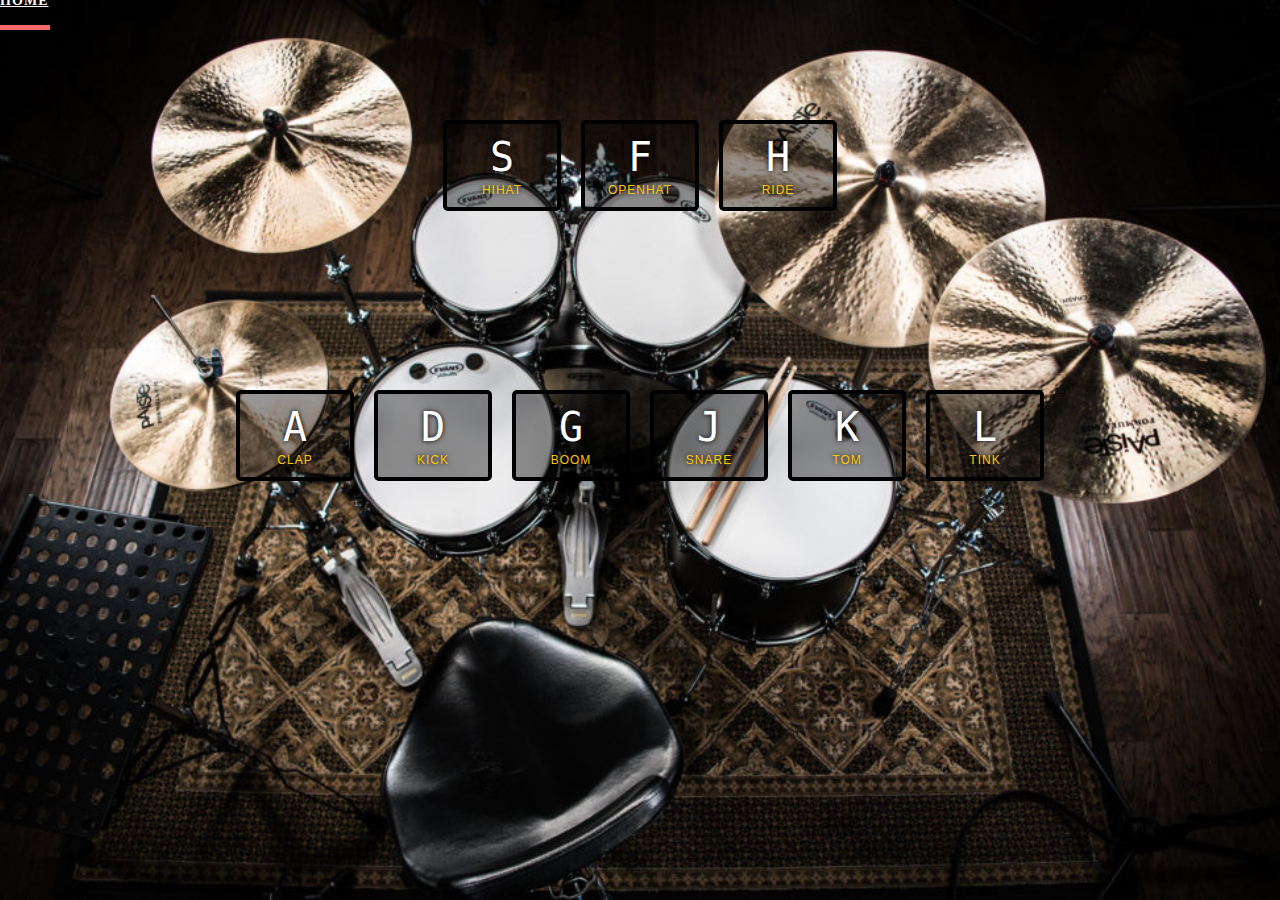
<file: 01 - JavaScript Drum Kit/index.html>
<!DOCTYPE html>
<html lang="en">
	<head>
		  <meta charset="UTF-8">
		  <title>JavaScript Drum Kit</title>
		  <link rel="stylesheet" href="https://peayah.github.io/JavaScriptApps/01%20-%20JavaScript%20Drum%20Kit/style.css">
	</head>
	<body>
		<!-- Header -->
		<header id="header">
			<a href="https://peayah.github.io/JavaScriptApps/index.html" class="logo"><strong>Home</strong></a>
		</header>
		<div class="keys">
			<div data-key="83" class="key">
				<kbd>S</kbd>
				<span class="sound">hihat</span>
			</div>

			<div data-key="70" class="key">
				<kbd>F</kbd>
				<span class="sound">openhat</span>
			</div>

			<div data-key="72" class="key">
				<kbd>H</kbd>
				<span class="sound">ride</span>
			</div>
		</div>

		<div class="keys">
			<div data-key="65" class="key">
				<kbd>A</kbd>
				<span class="sound">clap</span>
			</div>

			<div data-key="68" class="key">
				<kbd>D</kbd>
				<span class="sound">kick</span>
			</div>

			 <div data-key="71" class="key">
				 <kbd>G</kbd>
				<span class="sound">boom</span>
			</div>

			<div data-key="74" class="key">
				<kbd>J</kbd>
				<span class="sound">snare</span>
			</div>
			<div data-key="75" class="key">
				 <kbd>K</kbd>
				 <span class="sound">tom</span>
			</div>
			<div data-key="76" class="key">
				 <kbd>L</kbd>
				 <span class="sound">tink</span>
			</div>  
		</div>		
	  <audio data-key="65" src="https://peayah.github.io/JavaScriptApps/01%20-%20JavaScript%20Drum%20Kit/sounds/clap.wav"></audio>
	  <audio data-key="83" src="https://peayah.github.io/JavaScriptApps/01%20-%20JavaScript%20Drum%20Kit/sounds/hihat.wav"></audio>
	  <audio data-key="68" src="https://peayah.github.io/JavaScriptApps/01%20-%20JavaScript%20Drum%20Kit/sounds/kick.wav"></audio>
	  <audio data-key="70" src="https://peayah.github.io/JavaScriptApps/01%20-%20JavaScript%20Drum%20Kit/sounds/openhat.wav"></audio>
	  <audio data-key="71" src="https://peayah.github.io/JavaScriptApps/01%20-%20JavaScript%20Drum%20Kit/sounds/boom.wav"></audio>
	  <audio data-key="72" src="https://peayah.github.io/JavaScriptApps/01%20-%20JavaScript%20Drum%20Kit/sounds/ride.wav"></audio>
	  <audio data-key="74" src="https://peayah.github.io/JavaScriptApps/01%20-%20JavaScript%20Drum%20Kit/sounds/snare.wav"></audio>
	  <audio data-key="75" src="https://peayah.github.io/JavaScriptApps/01%20-%20JavaScript%20Drum%20Kit/sounds/tom.wav"></audio>
	  <audio data-key="76" src="https://peayah.github.io/JavaScriptApps/01%20-%20JavaScript%20Drum%20Kit/sounds/tink.wav"></audio>

	<script>
		function playSound(e) {
			const audio = document.querySelector(`audio[data-key="${e.keyCode}"]`);
			const key = document.querySelector(`.key[data-key="${e.keyCode}"]`);
			if(!audio) return // stop function if no audio key is hit
			audio.currentTime=0; // start over
			audio.play()
			key.classList.add('playing')
		}
	
		function removeTransition(e) {
			if (e.propertyName !== "transform") return
			this.classList.remove('playing');
		}
		
		const keys = document.querySelectorAll(".key");
		keys.forEach(key => key.addEventListener('transitionend', removeTransition ));	
		window.addEventListener("keydown", playSound);

	</script>
	</body>
</html>
</file>
